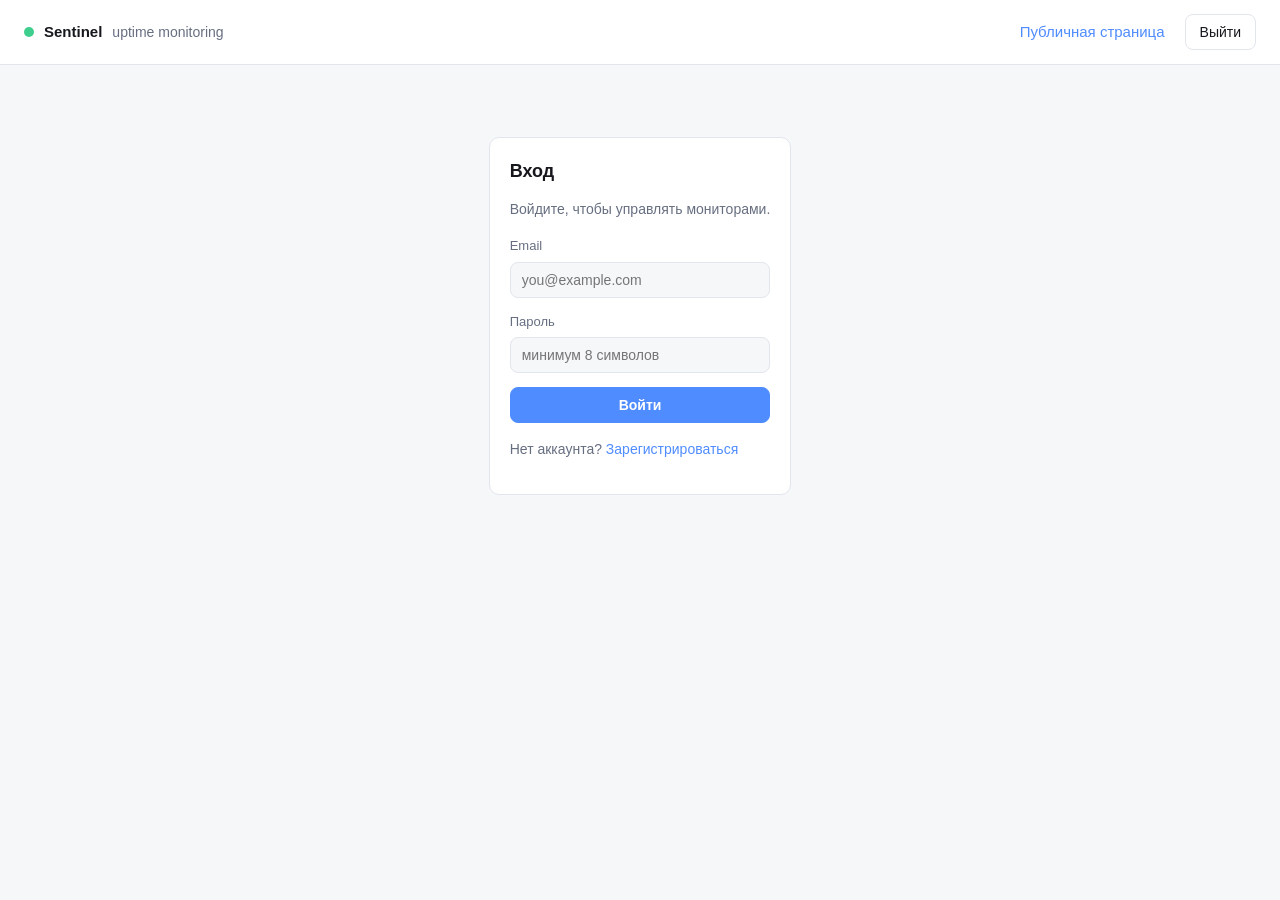
<file: web/index.html>
<!doctype html>
<html lang="ru">
<head>
    <meta charset="utf-8">
    <meta name="viewport" content="width=device-width, initial-scale=1">
    <title>Sentinel — мониторинг доступности</title>
    <link rel="stylesheet" href="style.css">
</head>
<body>
<header class="topbar">
    <div class="topbar__brand">
        <span class="dot dot--up"></span>
        <strong>Sentinel</strong>
        <span class="muted">uptime monitoring</span>
    </div>
    <div class="topbar__actions" id="session-actions" hidden>
        <a id="status-page-link" class="link" href="#" target="_blank" rel="noopener">Публичная страница</a>
        <span class="muted" id="session-email"></span>
        <button class="btn btn--ghost" id="logout-btn" type="button">Выйти</button>
    </div>
</header>

<main class="layout">
    <!-- Экран аутентификации -->
    <section class="card auth" id="auth-screen">
        <h1 class="card__title" id="auth-title">Вход</h1>
        <p class="muted" id="auth-subtitle">Войдите, чтобы управлять мониторами.</p>

        <form id="auth-form" class="form" autocomplete="on">
            <label class="field">
                <span>Email</span>
                <input type="email" name="email" required autocomplete="username" placeholder="you@example.com">
            </label>
            <label class="field">
                <span>Пароль</span>
                <input type="password" name="password" required minlength="8"
                       autocomplete="current-password" placeholder="минимум 8 символов">
            </label>
            <button class="btn btn--primary" type="submit" id="auth-submit">Войти</button>
        </form>

        <p class="muted">
            <span id="auth-switch-text">Нет аккаунта?</span>
            <button class="link" type="button" id="auth-switch">Зарегистрироваться</button>
        </p>
    </section>

    <!-- Основной экран -->
    <section id="app-screen" hidden>
        <div class="toolbar">
            <h1 class="toolbar__title">Мониторы</h1>
            <div class="toolbar__right">
                <button class="btn btn--ghost" type="button" id="refresh-btn">Обновить</button>
                <button class="btn btn--primary" type="button" id="new-monitor-btn">Добавить монитор</button>
            </div>
        </div>

        <!-- Форма создания/редактирования -->
        <section class="card" id="monitor-form-card" hidden>
            <h2 class="card__title" id="monitor-form-title">Новый монитор</h2>
            <form id="monitor-form" class="form form--grid">
                <input type="hidden" name="id">
                <label class="field">
                    <span>Название</span>
                    <input type="text" name="name" required maxlength="100" placeholder="API продакшена">
                </label>
                <label class="field field--wide">
                    <span>URL</span>
                    <input type="url" name="target" required placeholder="https://example.com/health">
                </label>
                <label class="field">
                    <span>Метод</span>
                    <select name="method">
                        <option value="GET">GET</option>
                        <option value="HEAD">HEAD</option>
                        <option value="OPTIONS">OPTIONS</option>
                    </select>
                </label>
                <label class="field">
                    <span>Интервал, с</span>
                    <input type="number" name="interval_seconds" min="10" max="86400" value="60">
                </label>
                <label class="field">
                    <span>Таймаут, с</span>
                    <input type="number" name="timeout_seconds" min="1" max="120" value="10">
                </label>
                <label class="field">
                    <span>Ожидаемый код</span>
                    <input type="number" name="expected_status" min="100" max="599" value="200">
                </label>
                <label class="field">
                    <span>Падений до инцидента</span>
                    <input type="number" name="failure_threshold" min="1" max="10" value="2">
                </label>
                <label class="field field--checkbox">
                    <input type="checkbox" name="is_public">
                    <span>Показывать на публичной статус-странице</span>
                </label>
                <div class="form__actions">
                    <button class="btn btn--primary" type="submit" id="monitor-submit">Создать</button>
                    <button class="btn btn--ghost" type="button" id="monitor-cancel">Отмена</button>
                </div>
            </form>
        </section>

        <!-- Список мониторов -->
        <section class="card">
            <table class="table" id="monitors-table">
                <thead>
                <tr>
                    <th>Статус</th>
                    <th>Название</th>
                    <th>Цель</th>
                    <th>Интервал</th>
                    <th>Последняя проверка</th>
                    <th>Публичный</th>
                    <th></th>
                </tr>
                </thead>
                <tbody id="monitors-body"></tbody>
            </table>
            <p class="muted empty" id="monitors-empty" hidden>
                Мониторов пока нет. Добавьте первый — проверка начнётся в течение нескольких секунд.
            </p>
        </section>

        <!-- Детали монитора -->
        <section class="card" id="detail-card" hidden>
            <div class="toolbar">
                <h2 class="card__title" id="detail-title">Монитор</h2>
                <button class="btn btn--ghost" type="button" id="detail-close">Закрыть</button>
            </div>

            <div class="stats" id="detail-stats"></div>

            <h3 class="section-title">Аптайм по часам (24 часа)</h3>
            <div class="chart" id="detail-chart"></div>

            <h3 class="section-title">Инциденты</h3>
            <table class="table table--compact">
                <thead>
                <tr>
                    <th>Начало</th>
                    <th>Длительность</th>
                    <th>Причина</th>
                </tr>
                </thead>
                <tbody id="detail-incidents"></tbody>
            </table>
            <p class="muted empty" id="detail-incidents-empty" hidden>Инцидентов не было.</p>

            <h3 class="section-title">Последние проверки</h3>
            <table class="table table--compact">
                <thead>
                <tr>
                    <th>Время</th>
                    <th>Результат</th>
                    <th>Код</th>
                    <th>Задержка</th>
                    <th>Ошибка</th>
                </tr>
                </thead>
                <tbody id="detail-checks"></tbody>
            </table>
        </section>
    </section>
</main>

<div class="toast" id="toast" hidden></div>

<script src="api.js"></script>
<script src="app.js"></script>
</body>
</html>
</file>
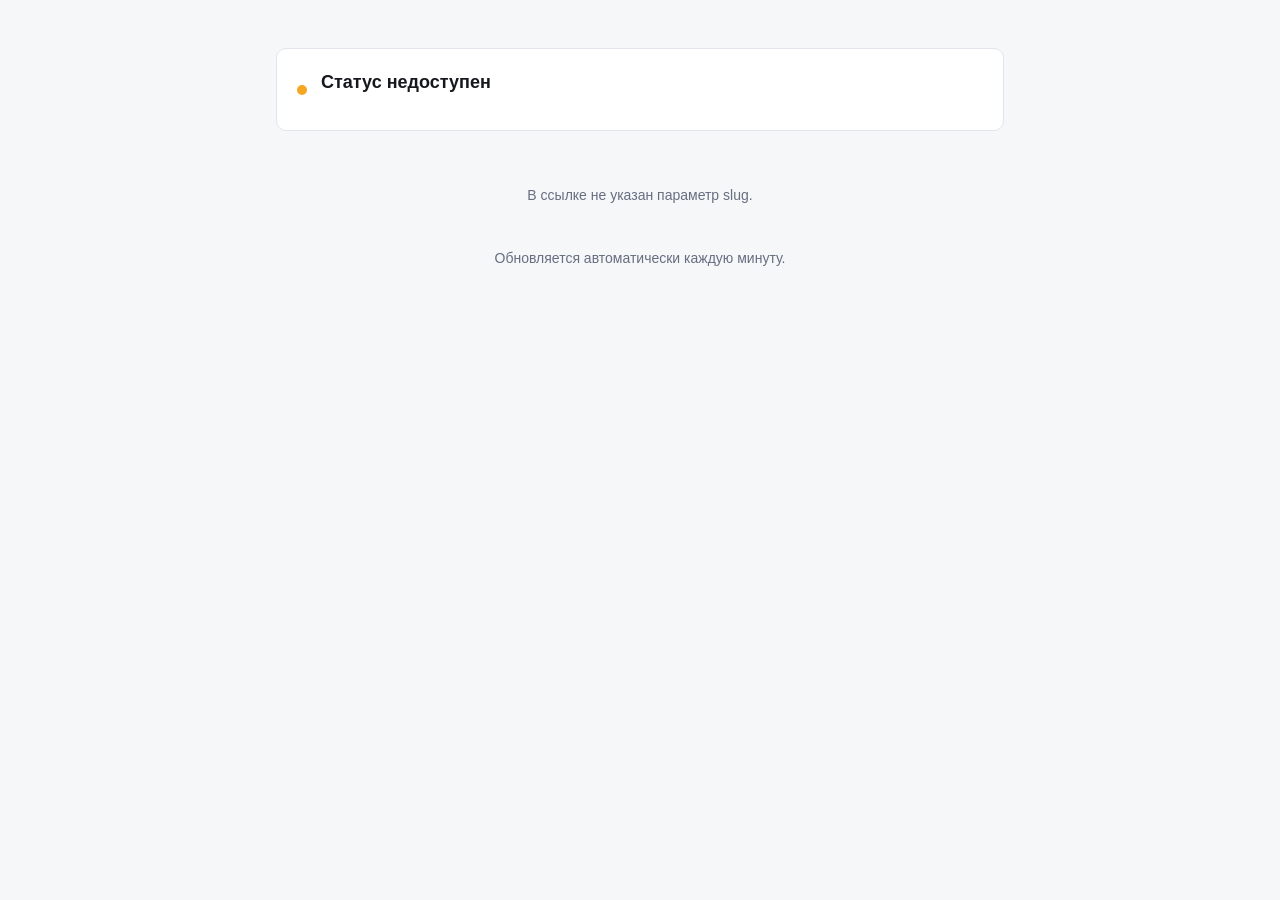
<file: web/status.html>
<!doctype html>
<html lang="ru">
<head>
    <meta charset="utf-8">
    <meta name="viewport" content="width=device-width, initial-scale=1">
    <title>Статус сервисов</title>
    <link rel="stylesheet" href="style.css">
</head>
<body class="status-body">
<main class="layout layout--narrow">
    <section class="card status-header" id="status-header">
        <span class="dot" id="overall-dot"></span>
        <div>
            <h1 class="card__title" id="overall-title">Загрузка…</h1>
            <p class="muted" id="overall-subtitle"></p>
        </div>
    </section>

    <section id="services"></section>

    <section class="card" id="incidents-card" hidden>
        <h2 class="card__title">История инцидентов</h2>
        <table class="table table--compact">
            <thead>
            <tr>
                <th>Сервис</th>
                <th>Начало</th>
                <th>Длительность</th>
                <th>Причина</th>
            </tr>
            </thead>
            <tbody id="incidents-body"></tbody>
        </table>
    </section>

    <p class="muted center" id="status-error" hidden></p>
    <footer class="footer muted">Обновляется автоматически каждую минуту.</footer>
</main>

<script src="api.js"></script>
<script src="status.js"></script>
</body>
</html>
</file>
<file: web/style.css>
:root {
    --bg: #0f1115;
    --bg-elevated: #171a21;
    --border: #262b36;
    --text: #e6e8ee;
    --text-muted: #8b93a7;
    --accent: #4f8cff;
    --up: #3ecf8e;
    --down: #f2555a;
    --partial: #f5a623;
    --pending: #6b7488;
    --radius: 10px;
    --font: -apple-system, BlinkMacSystemFont, "Segoe UI", Roboto, Helvetica, Arial, sans-serif;
    --mono: ui-monospace, SFMono-Regular, "SF Mono", Consolas, "Liberation Mono", monospace;
}

@media (prefers-color-scheme: light) {
    :root {
        --bg: #f6f7f9;
        --bg-elevated: #ffffff;
        --border: #e2e5ec;
        --text: #16181d;
        --text-muted: #666e80;
    }
}

* {
    box-sizing: border-box;
}

body {
    margin: 0;
    background: var(--bg);
    color: var(--text);
    font-family: var(--font);
    font-size: 15px;
    line-height: 1.5;
}

/* --- Каркас --- */

.topbar {
    display: flex;
    align-items: center;
    justify-content: space-between;
    gap: 16px;
    padding: 14px 24px;
    border-bottom: 1px solid var(--border);
    background: var(--bg-elevated);
    flex-wrap: wrap;
}

.topbar__brand,
.topbar__actions {
    display: flex;
    align-items: center;
    gap: 10px;
}

.layout {
    max-width: 1100px;
    margin: 0 auto;
    padding: 24px 16px 64px;
    display: flex;
    flex-direction: column;
    gap: 20px;
}

.layout--narrow {
    max-width: 760px;
}

.card {
    background: var(--bg-elevated);
    border: 1px solid var(--border);
    border-radius: var(--radius);
    padding: 20px;
}

.card__title {
    margin: 0 0 4px;
    font-size: 18px;
}

.section-title {
    margin: 24px 0 8px;
    font-size: 14px;
    text-transform: uppercase;
    letter-spacing: 0.04em;
    color: var(--text-muted);
}

.toolbar {
    display: flex;
    align-items: center;
    justify-content: space-between;
    gap: 12px;
    flex-wrap: wrap;
}

.toolbar__title {
    margin: 0;
    font-size: 22px;
}

.toolbar__right {
    display: flex;
    gap: 8px;
}

.muted {
    color: var(--text-muted);
    font-size: 14px;
}

.center {
    text-align: center;
}

.empty {
    margin: 12px 0 0;
}

.mono {
    font-family: var(--mono);
    font-size: 13px;
}

.truncate {
    display: inline-block;
    max-width: 320px;
    overflow: hidden;
    text-overflow: ellipsis;
    white-space: nowrap;
    vertical-align: bottom;
}

.footer {
    text-align: center;
    padding-top: 8px;
}

/* --- Формы --- */

.auth {
    max-width: 420px;
    margin: 48px auto 0;
}

.form {
    display: flex;
    flex-direction: column;
    gap: 14px;
    margin: 16px 0;
}

.form--grid {
    display: grid;
    grid-template-columns: repeat(auto-fit, minmax(190px, 1fr));
    gap: 14px;
}

.field {
    display: flex;
    flex-direction: column;
    gap: 6px;
    font-size: 13px;
    color: var(--text-muted);
}

.field--wide {
    grid-column: 1 / -1;
}

.field--checkbox {
    grid-column: 1 / -1;
    flex-direction: row;
    align-items: center;
    gap: 8px;
    color: var(--text);
}

.field input,
.field select {
    padding: 9px 11px;
    border: 1px solid var(--border);
    border-radius: 8px;
    background: var(--bg);
    color: var(--text);
    font-family: inherit;
    font-size: 14px;
}

.field--checkbox input {
    width: 16px;
    height: 16px;
    padding: 0;
}

.field input:focus,
.field select:focus {
    outline: 2px solid var(--accent);
    outline-offset: 1px;
}

.form__actions {
    grid-column: 1 / -1;
    display: flex;
    gap: 8px;
}

/* --- Кнопки --- */

.btn {
    padding: 9px 14px;
    border: 1px solid var(--border);
    border-radius: 8px;
    background: var(--bg);
    color: var(--text);
    font-family: inherit;
    font-size: 14px;
    cursor: pointer;
}

.btn:hover {
    border-color: var(--accent);
}

.btn--primary {
    background: var(--accent);
    border-color: var(--accent);
    color: #fff;
    font-weight: 600;
}

.btn--ghost {
    background: transparent;
}

.btn--small {
    padding: 5px 9px;
    font-size: 13px;
}

.btn--danger:hover {
    border-color: var(--down);
    color: var(--down);
}

.link {
    background: none;
    border: none;
    padding: 0;
    color: var(--accent);
    font-family: inherit;
    font-size: inherit;
    cursor: pointer;
    text-align: left;
    text-decoration: none;
}

.link:hover {
    text-decoration: underline;
}

/* --- Таблицы --- */

.table {
    width: 100%;
    border-collapse: collapse;
    font-size: 14px;
}

.table th {
    text-align: left;
    padding: 8px 10px;
    border-bottom: 1px solid var(--border);
    color: var(--text-muted);
    font-size: 12px;
    text-transform: uppercase;
    letter-spacing: 0.03em;
    font-weight: 600;
}

.table td {
    padding: 10px;
    border-bottom: 1px solid var(--border);
    vertical-align: middle;
}

.table--compact td,
.table--compact th {
    padding: 6px 10px;
}

.row-actions {
    display: flex;
    gap: 6px;
    justify-content: flex-end;
}

/* --- Индикаторы состояния --- */

.pill {
    display: inline-block;
    padding: 2px 9px;
    border-radius: 999px;
    font-size: 12px;
    font-weight: 600;
    border: 1px solid transparent;
}

.pill--up {
    background: rgba(62, 207, 142, 0.14);
    color: var(--up);
    border-color: rgba(62, 207, 142, 0.35);
}

.pill--down {
    background: rgba(242, 85, 90, 0.14);
    color: var(--down);
    border-color: rgba(242, 85, 90, 0.35);
}

.pill--pending,
.pill--paused {
    background: rgba(107, 116, 136, 0.16);
    color: var(--pending);
    border-color: rgba(107, 116, 136, 0.35);
}

.dot {
    width: 10px;
    height: 10px;
    border-radius: 50%;
    display: inline-block;
    background: var(--pending);
    flex: none;
}

.dot--up {
    background: var(--up);
}

.dot--down {
    background: var(--down);
}

.dot--pending {
    background: var(--partial);
}

/* --- Статистика и график --- */

.stats {
    display: grid;
    grid-template-columns: repeat(auto-fit, minmax(150px, 1fr));
    gap: 12px;
    margin-top: 16px;
}

.stat {
    display: flex;
    flex-direction: column;
    gap: 2px;
    padding: 12px;
    border: 1px solid var(--border);
    border-radius: 8px;
    background: var(--bg);
    min-width: 0;
}

.stat__label {
    font-size: 12px;
    color: var(--text-muted);
}

.stat__value {
    font-size: 16px;
    font-weight: 600;
    overflow: hidden;
    text-overflow: ellipsis;
    white-space: nowrap;
}

.chart {
    height: 90px;
}

.chart__svg {
    width: 100%;
    height: 100%;
}

.bar--up {
    fill: var(--up);
}

.bar--partial {
    fill: var(--partial);
}

.bar--down {
    fill: var(--down);
}

/* --- Статус-страница --- */

.status-body .layout {
    padding-top: 48px;
}

.status-header {
    display: flex;
    align-items: center;
    gap: 14px;
}

.service {
    margin-bottom: 12px;
}

.service__head {
    display: flex;
    align-items: center;
    gap: 10px;
    margin-bottom: 10px;
    flex-wrap: wrap;
}

.uptime-bar {
    display: flex;
    gap: 2px;
    height: 32px;
}

.uptime-bar__day {
    flex: 1;
    border-radius: 2px;
    background: var(--pending);
    opacity: 0.5;
}

.uptime-bar__day.is-up {
    background: var(--up);
    opacity: 1;
}

.uptime-bar__day.is-partial {
    background: var(--partial);
    opacity: 1;
}

.uptime-bar__day.is-down {
    background: var(--down);
    opacity: 1;
}

/* --- Уведомления --- */

.toast {
    position: fixed;
    bottom: 24px;
    left: 50%;
    transform: translateX(-50%);
    padding: 11px 18px;
    border-radius: 8px;
    font-size: 14px;
    border: 1px solid var(--border);
    background: var(--bg-elevated);
    box-shadow: 0 8px 24px rgba(0, 0, 0, 0.25);
    max-width: 90vw;
}

.toast--error {
    border-color: var(--down);
    color: var(--down);
}

.toast--ok {
    border-color: var(--up);
    color: var(--up);
}

@media (max-width: 720px) {
    .truncate {
        max-width: 140px;
    }

    .table th:nth-child(3),
    .table td:nth-child(3),
    .table th:nth-child(4),
    .table td:nth-child(4) {
        display: none;
    }
}
</file>
